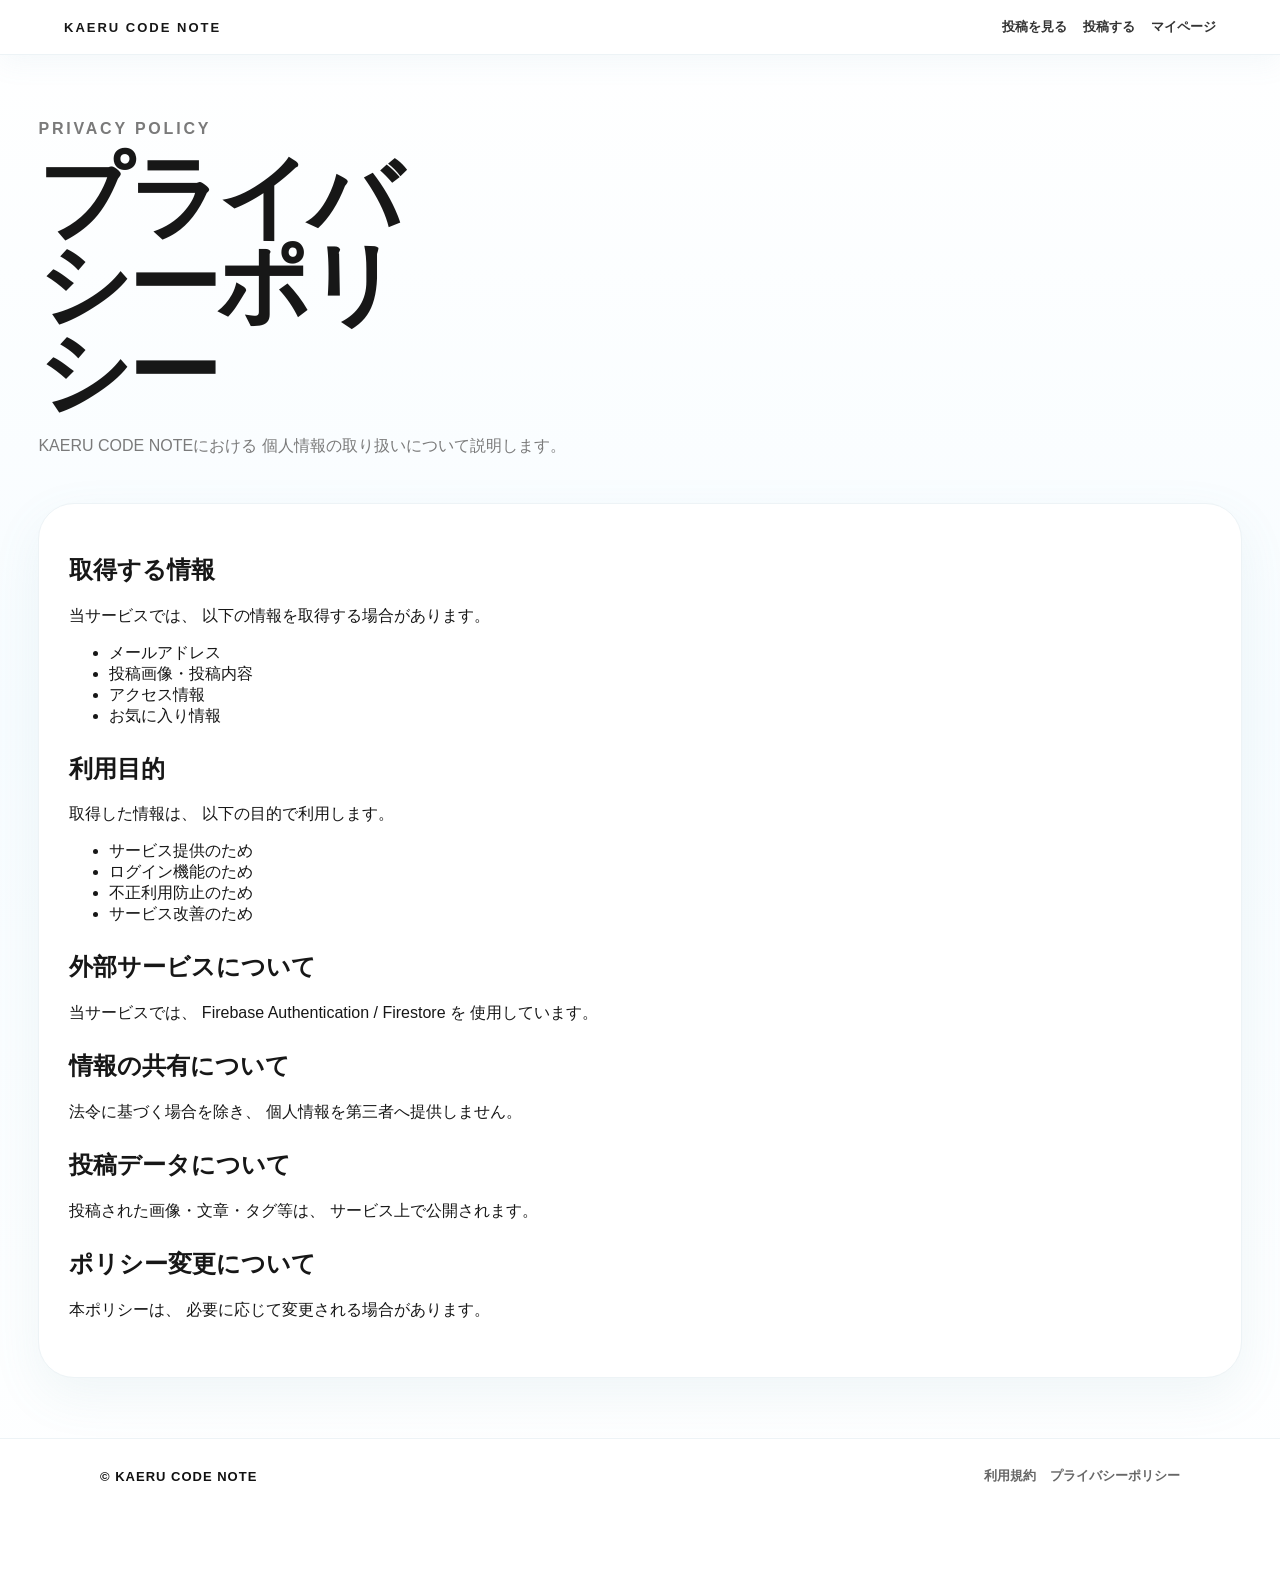
<file: privacy.html>
<!DOCTYPE html>
<html lang="ja">
<head>
  <meta charset="UTF-8">
  <meta name="viewport" content="width=device-width, initial-scale=1.0">
  <title>プライバシーポリシー｜KAERU CODE NOTE</title>
  <link rel="stylesheet" href="style.css">
</head>

<body>

<header class="site-header">

  <a class="logo" href="index.html">
    KAERU CODE NOTE
  </a>

  <nav>
    <a href="posts.html">投稿を見る</a>
    <a href="upload.html">投稿する</a>
    <a href="mypage.html">マイページ</a>
  </nav>

</header>

<main class="page legal-page">

  <div class="page-title">

    <p class="eyebrow">PRIVACY POLICY</p>

    <h1>プライバシーポリシー</h1>

    <p>
      KAERU CODE NOTEにおける
      個人情報の取り扱いについて説明します。
    </p>

  </div>

  <section class="form-box">

    <div class="form-section">

      <h2>取得する情報</h2>

      <p>
        当サービスでは、
        以下の情報を取得する場合があります。
      </p>

      <ul class="legal-list">

        <li>メールアドレス</li>

        <li>投稿画像・投稿内容</li>

        <li>アクセス情報</li>

        <li>お気に入り情報</li>

      </ul>

    </div>

    <div class="form-section">

      <h2>利用目的</h2>

      <p>
        取得した情報は、
        以下の目的で利用します。
      </p>

      <ul class="legal-list">

        <li>サービス提供のため</li>

        <li>ログイン機能のため</li>

        <li>不正利用防止のため</li>

        <li>サービス改善のため</li>

      </ul>

    </div>

    <div class="form-section">

      <h2>外部サービスについて</h2>

      <p>
        当サービスでは、
        Firebase Authentication / Firestore を
        使用しています。
      </p>

    </div>

    <div class="form-section">

      <h2>情報の共有について</h2>

      <p>
        法令に基づく場合を除き、
        個人情報を第三者へ提供しません。
      </p>

    </div>

    <div class="form-section">

      <h2>投稿データについて</h2>

      <p>
        投稿された画像・文章・タグ等は、
        サービス上で公開されます。
      </p>

    </div>

    <div class="form-section">

      <h2>ポリシー変更について</h2>

      <p>
        本ポリシーは、
        必要に応じて変更される場合があります。
      </p>

    </div>

  </section>

</main>

<nav class="bottom-nav">

  <a href="index.html">
    <span>⌂</span>
    <small>HOME</small>
  </a>

  <a href="posts.html">
    <span>⌕</span>
    <small>POSTS</small>
  </a>

  <a href="upload.html" class="center-post">
    <span>＋</span>
    <small>POST</small>
  </a>

  <a href="favorites.html">
    <span>♡</span>
    <small>LIKE</small>
  </a>

  <a href="mypage.html">
    <span>☻</span>
    <small>MY</small>
  </a>

</nav>

<footer class="site-footer">

  <div class="footer-inner">

    <div class="footer-logo">
      © KAERU CODE NOTE
    </div>

    <div class="footer-links">

      <a href="terms.html">
        利用規約
      </a>

      <a href="privacy.html">
        プライバシーポリシー
      </a>

    </div>

  </div>

</footer>

</body>
</html>
</file>
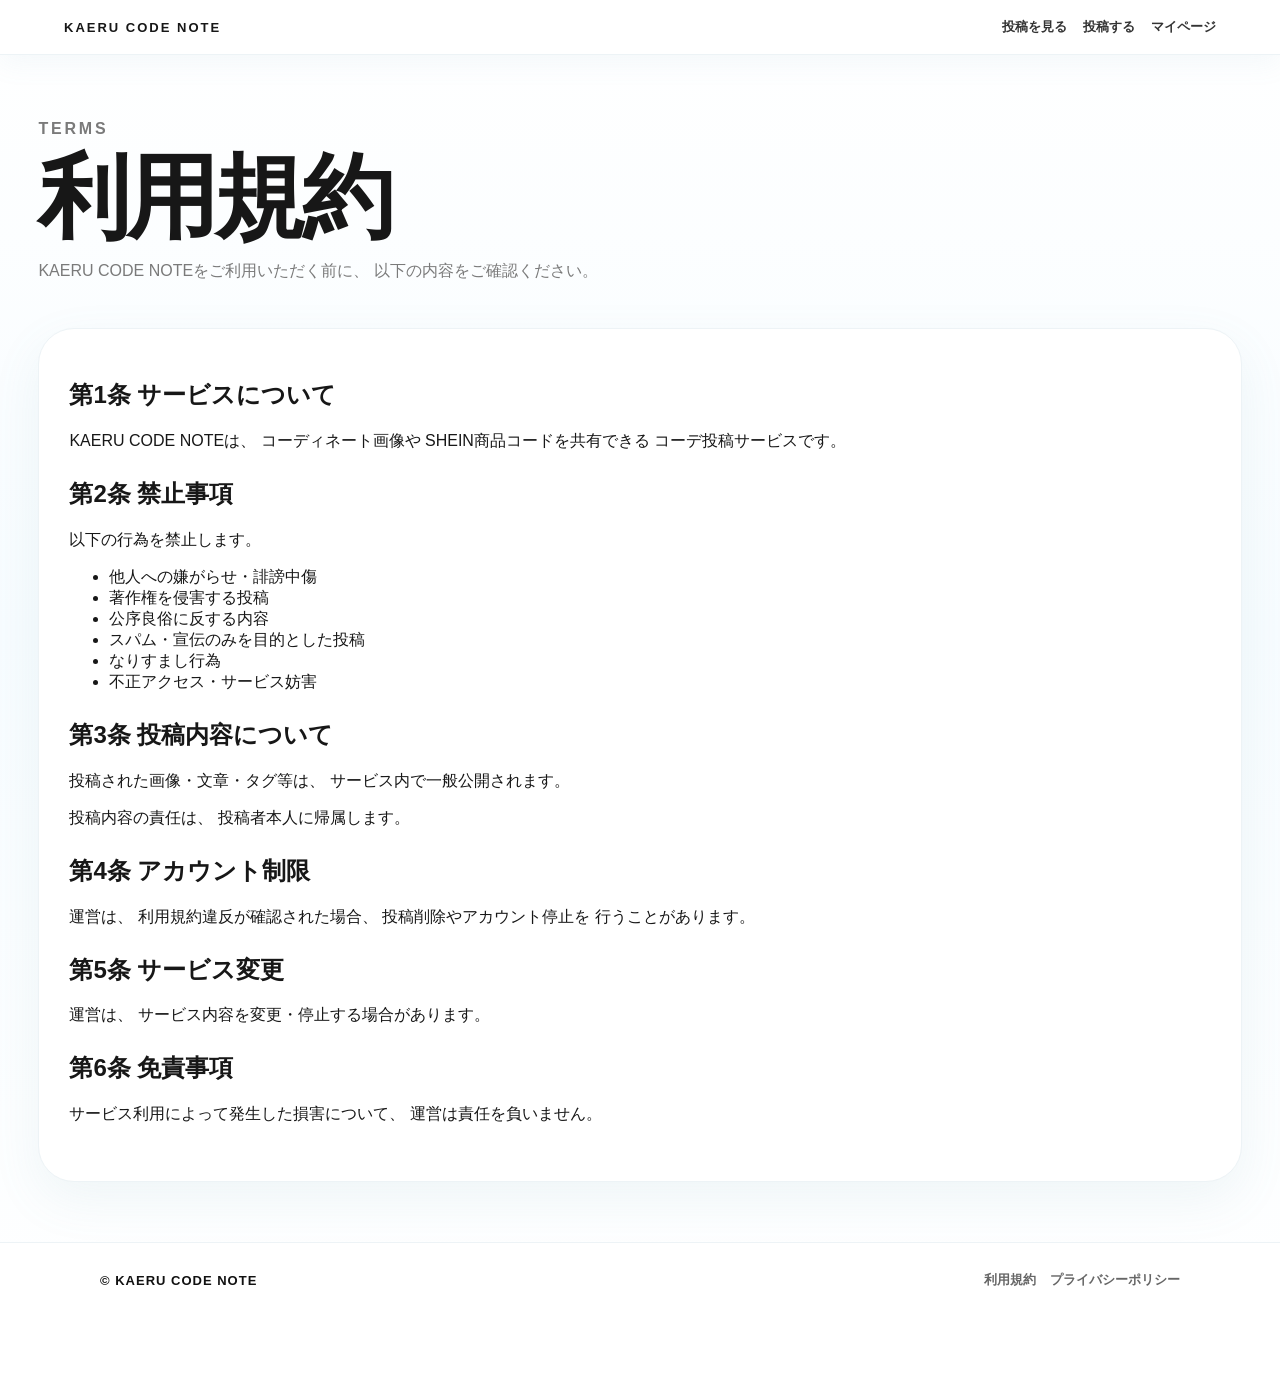
<file: terms.html>
<!DOCTYPE html>
<html lang="ja">
<head>
  <meta charset="UTF-8">
  <meta name="viewport" content="width=device-width, initial-scale=1.0">
<link rel="icon" type="image/png" href="favicon.png">
  <title>利用規約｜KAERU CODE NOTE</title>
  <link rel="stylesheet" href="style.css">
</head>

<body>

<header class="site-header">

  <a class="logo" href="index.html">
    KAERU CODE NOTE
  </a>

  <nav>
    <a href="posts.html">投稿を見る</a>
    <a href="upload.html">投稿する</a>
    <a href="mypage.html">マイページ</a>
  </nav>

</header>

<main class="page legal-page">

  <div class="page-title">

    <p class="eyebrow">TERMS</p>

    <h1>利用規約</h1>

    <p>
      KAERU CODE NOTEをご利用いただく前に、
      以下の内容をご確認ください。
    </p>

  </div>

  <section class="form-box">

    <div class="form-section">

      <h2>第1条 サービスについて</h2>

      <p>
        KAERU CODE NOTEは、
        コーディネート画像や
        SHEIN商品コードを共有できる
        コーデ投稿サービスです。
      </p>

    </div>

    <div class="form-section">

      <h2>第2条 禁止事項</h2>

      <p>
        以下の行為を禁止します。
      </p>

      <ul class="legal-list">

        <li>他人への嫌がらせ・誹謗中傷</li>

        <li>著作権を侵害する投稿</li>

        <li>公序良俗に反する内容</li>

        <li>スパム・宣伝のみを目的とした投稿</li>

        <li>なりすまし行為</li>

        <li>不正アクセス・サービス妨害</li>

      </ul>

    </div>

    <div class="form-section">

      <h2>第3条 投稿内容について</h2>

      <p>
        投稿された画像・文章・タグ等は、
        サービス内で一般公開されます。
      </p>

      <p>
        投稿内容の責任は、
        投稿者本人に帰属します。
      </p>

    </div>

    <div class="form-section">

      <h2>第4条 アカウント制限</h2>

      <p>
        運営は、
        利用規約違反が確認された場合、
        投稿削除やアカウント停止を
        行うことがあります。
      </p>

    </div>

    <div class="form-section">

      <h2>第5条 サービス変更</h2>

      <p>
        運営は、
        サービス内容を変更・停止する場合があります。
      </p>

    </div>

    <div class="form-section">

      <h2>第6条 免責事項</h2>

      <p>
        サービス利用によって発生した損害について、
        運営は責任を負いません。
      </p>

    </div>

  </section>

</main>

<nav class="bottom-nav">

  <a href="index.html">
    <span>⌂</span>
    <small>HOME</small>
  </a>

  <a href="posts.html">
    <span>⌕</span>
    <small>POSTS</small>
  </a>

  <a href="upload.html" class="center-post">
    <span>＋</span>
    <small>POST</small>
  </a>

  <a href="favorites.html">
    <span>♡</span>
    <small>LIKE</small>
  </a>

  <a href="mypage.html">
    <span>☻</span>
    <small>MY</small>
  </a>

</nav>

<footer class="site-footer">

  <div class="footer-inner">

    <div class="footer-logo">
      © KAERU CODE NOTE
    </div>

    <div class="footer-links">

      <a href="terms.html">
        利用規約
      </a>

      <a href="privacy.html">
        プライバシーポリシー
      </a>

    </div>

  </div>

</footer>

</body>
</html>
</file>
<file: style.css>
* {
  box-sizing: border-box;
}

body {
  margin: 0;
  font-family: "Helvetica Neue", Arial, sans-serif;
  background: #ffffff;
  color: #111;
}

a {
  color: inherit;
}

.site-header {
  position: sticky;
  top: 0;
  z-index: 10;
  background: rgba(255,255,255,0.9);
  backdrop-filter: blur(12px);
  border-bottom: 1px solid #e9eef2;
  padding: 16px 6%;
  display: flex;
  justify-content: space-between;
  align-items: center;
}

.logo {
  font-weight: 900;
  text-decoration: none;
  letter-spacing: 1.5px;
  font-size: 14px;
}

nav {
  display: flex;
  gap: 16px;
}

nav a {
  text-decoration: none;
  font-size: 14px;
  font-weight: 700;
}

nav a:hover {
  color: #48bfe3;
}

.top-page,
.page {
  width: min(1080px, 92%);
  margin: 0 auto;
}

.hero {
  min-height: 72vh;
  display: flex;
  flex-direction: column;
  justify-content: center;
  padding: 50px 0;
}

.eyebrow {
  color: #48bfe3;
  font-weight: 900;
  letter-spacing: 2px;
  font-size: 12px;
  margin-bottom: 10px;
}

.hero h1,
.page-title h1 {
  font-size: clamp(38px, 8vw, 82px);
  line-height: 1.03;
  margin: 0;
  letter-spacing: -2px;
}

.hero-text,
.page-title p {
  color: #555;
  font-size: 16px;
  line-height: 1.8;
}

.hero-buttons {
  display: flex;
  gap: 12px;
  margin-top: 28px;
  flex-wrap: wrap;
}

.main-btn,
.sub-btn,
.dark-btn,
.back-link,
.small-btn,
.delete-btn {
  border: none;
  border-radius: 999px;
  padding: 13px 20px;
  font-weight: 800;
  cursor: pointer;
  text-decoration: none;
  display: inline-block;
  font-size: 14px;
}

.main-btn {
  background: #111;
  color: #fff;
}

.sub-btn {
  background: #dff8ff;
  color: #111;
}

.dark-btn {
  background: #111;
  color: #fff;
  margin-top: 8px;
}

.back-link {
  background: #dff8ff;
  color: #111;
}

.full-btn {
  width: 100%;
  text-align: center;
}

button:hover,
.main-btn:hover,
.sub-btn:hover,
.back-link:hover {
  opacity: 0.82;
}

.top-cards {
  display: grid;
  grid-template-columns: repeat(3, 1fr);
  gap: 18px;
  padding-bottom: 60px;
}

.info-card,
.form-box,
.detail-page {
  background: #fff;
  border: 1px solid #e7eef2;
  border-radius: 28px;
  padding: 24px;
  box-shadow: 0 14px 40px rgba(17, 17, 17, 0.06);
}

.page-title {
  padding: 44px 0 26px;
}

.form-section {
  margin-bottom: 26px;
}

.help {
  color: #777;
  font-size: 13px;
}

input {
  width: 100%;
  padding: 14px;
  margin: 7px 0;
  border: 1px solid #dce8ee;
  border-radius: 16px;
  font-size: 15px;
}

input:focus {
  outline: 2px solid #b8f1ff;
  border-color: #48bfe3;
}

.search-box {
  margin-bottom: 20px;
}

.search-box input {
  background: #f8fbfc;
  border: 2px solid #dff8ff;
  font-weight: 700;
}

.favorite-filter {
  margin-bottom: 20px;
}

.popular-tags-box {
  margin-bottom: 24px;
}

.popular-tags-box h2 {
  font-size: 16px;
  margin-bottom: 10px;
}

#popularTags,
#tagList,
.card-tags,
.detail-tags {
  display: flex;
  flex-wrap: wrap;
  gap: 7px;
  margin-top: 10px;
}

.tag,
.popular-tag {
  background: #eefbff;
  color: #159ec1;
  border: 1px solid #c8f3ff;
  padding: 7px 11px;
  border-radius: 999px;
  font-size: 12px;
  font-weight: 800;
  cursor: pointer;
  box-shadow: 0 3px 10px rgba(72,191,227,0.12);
}

.popular-tag {
  padding: 8px 12px;
}

.tag:hover,
.popular-tag:hover {
  background: #dff8ff;
  color: #111;
}

.item-chip {
  background: #f6f8f9;
  border: 1px solid #e7eef2;
  padding: 10px 12px;
  border-radius: 14px;
  margin-top: 8px;
  font-size: 14px;
}

/* Pinterest風レイアウト */
.post-grid {
  column-count: 2;
  column-gap: 14px;
  padding-bottom: 100px;
}

.post-card {
  break-inside: avoid;
  margin-bottom: 14px;

  background: #fff;
  border-radius: 18px;

  overflow: hidden;

  box-shadow:
    0 4px 12px rgba(0,0,0,0.08);

  cursor: pointer;

  transition: 0.2s;
}

.post-card:hover {
  transform: translateY(-4px);
  border-color: #48bfe3;
}

.post-card img {
  width: 100%;
  display: block;
}

.card-body {
  padding: 14px;
}

.card-body h3 {
  margin: 0 0 6px;
}

.card-body p {
  margin: 4px 0;
  color: #666;
  font-size: 14px;
}

.card-actions {
  display: flex;
  flex-wrap: wrap;
  gap: 8px;
  margin-top: 12px;
}

.small-btn {
  background: #dff8ff;
  color: #111;
  padding: 8px 12px;
  font-size: 13px;
}

.delete-btn {
  background: #111;
  color: #fff;
  padding: 8px 12px;
  font-size: 13px;
}

.favorite-btn {
  background: #fff;
  border: 1px solid #dce8ee;
  color: #111;
  padding: 8px 12px;
  border-radius: 999px;
  font-size: 13px;
  font-weight: 800;
  cursor: pointer;
}

.favorite-btn.active {
  background: #111;
  color: #fff;
}

.empty {
  color: #777;
  text-align: center;
  padding: 40px 0;
  column-span: all;
}

.detail-top {
  padding-top: 30px;
  margin-bottom: 18px;
}

.detail-image {
  width: 100%;
  max-width: 620px;
  display: block;
  margin: 0 auto 24px;
  border-radius: 24px;
}

.detail-title-row {
  display: flex;
  align-items: flex-start;
  justify-content: space-between;
  gap: 14px;
  flex-wrap: wrap;
}

.detail-title {
  font-size: clamp(30px, 6vw, 58px);
  line-height: 1.05;
  margin: 0 0 10px;
}

.detail-favorite-btn {
  margin-top: 8px;
  white-space: nowrap;
}

.detail-height {
  color: #666;
  margin-bottom: 16px;
}

.detail-items {
  margin-top: 28px;
}

.detail-item {
  background: #f8fbfc;
  border: 1px solid #e7eef2;
  border-radius: 18px;
  padding: 15px;
  margin-bottom: 12px;
}

.detail-item-name {
  font-weight: 900;
  margin-bottom: 6px;
}

.detail-item-code {
  color: #666;
  font-size: 14px;
  margin-bottom: 8px;
}

.detail-item a {
  color: #159ec1;
  font-weight: 900;
  text-decoration: none;
}

.bottom-nav {
  display: none;
}

@media (max-width: 700px) {
  body {
    padding-bottom: 90px;
  }

  .site-header {
    padding: 14px 4%;
  }

  nav {
    gap: 10px;
  }

  nav a {
    font-size: 13px;
  }

  .top-cards {
    grid-template-columns: 1fr;
  }

  .post-grid {
    columns: 2 150px;
    column-gap: 12px;
  }

  .post-card {
    margin-bottom: 12px;
    border-radius: 20px;
  }

  .card-body {
    padding: 11px;
  }

  .card-body h3 {
    font-size: 15px;
  }

  .card-actions {
    gap: 6px;
  }

  .small-btn,
  .delete-btn,
  .favorite-btn {
    font-size: 12px;
    padding: 7px 10px;
  }

  .info-card,
  .form-box,
  .detail-page {
    padding: 18px;
    border-radius: 22px;
  }

  .bottom-nav {
    position: fixed;
    left: 12px;
    right: 12px;
    bottom: 12px;
    z-index: 100;
    background: rgba(255,255,255,0.92);
    backdrop-filter: blur(14px);
    border: 1px solid #dce8ee;
    box-shadow: 0 12px 34px rgba(17,17,17,0.16);
    border-radius: 999px;
    padding: 8px;
    display: grid;
    grid-template-columns: repeat(4, 1fr);
    gap: 4px;
  }

  .bottom-nav a {
    text-decoration: none;
    color: #111;
    display: flex;
    flex-direction: column;
    align-items: center;
    justify-content: center;
    gap: 2px;
    min-height: 48px;
    border-radius: 999px;
    font-weight: 900;
  }

  .bottom-nav a span {
    font-size: 19px;
    line-height: 1;
  }

  .bottom-nav a small {
    font-size: 10px;
    letter-spacing: 0.5px;
  }

  .bottom-nav a:hover {
    background: #dff8ff;
  }

  .bottom-nav .center-post {
    background: #111;
    color: #fff;
  }
}

.edit-preview-image {
  width: 100%;
  max-width: 320px;
  display: block;
  border-radius: 20px;
  margin-top: 12px;
}

.edit-item-box {
  background: #f8fbfc;
  border: 1px solid #e7eef2;
  border-radius: 18px;
  padding: 12px;
  margin-bottom: 12px;
}

.post-date {
  color: #8b98a1;
  font-size: 12px;
  font-weight: 700;
  margin-top: 4px;
}

.thumbnail-list {
  display: flex;
  gap: 8px;
  overflow-x: auto;
  margin: -10px auto 24px;
  max-width: 620px;
  padding-bottom: 6px;
}

.thumbnail-image {
  width: 68px;
  height: 88px;
  object-fit: cover;
  border-radius: 12px;
  border: 2px solid transparent;
  cursor: pointer;
  opacity: 0.65;
}

.thumbnail-image.active {
  border-color: #111;
  opacity: 1;
}

.detail-title-row {
  display: flex;
  flex-wrap: wrap;
  align-items: center;
  gap: 10px;
}

.detail-title {
  width: 100%;
}

@media (min-width: 700px) {

  .post-grid {
    column-count: 3;
  }

}

.card-title-row {
  display: flex;
  justify-content: space-between;
  align-items: center;
  gap: 10px;
}

.card-title-row h3 {
  margin: 0;
  font-size: 15px;
  line-height: 1.4;
}

.favorite-btn.mini {
  min-width: 36px;
  height: 36px;
  padding: 0;
  border-radius: 999px;
  font-size: 18px;
}

.card-height {
  margin: 6px 0;
  font-size: 13px;
  color: #777;
}

.card-info {
  margin: 8px 0 12px;

  font-size: 12px;

  color: #8ecfe8;

  font-weight: 700;
}

.card-body {
  padding: 12px;
}

.image-modal {
  display: none;
  position: fixed;
  inset: 0;
  background: rgba(0,0,0,0.85);
  z-index: 9999;
  justify-content: center;
  align-items: center;
  padding: 20px;
}

.image-modal.active {
  display: flex;
}

.image-modal img {
  max-width: 100%;
  max-height: 90vh;
  border-radius: 16px;
}

.modal-close {
  position: fixed;
  top: 18px;
  right: 18px;
  width: 44px;
  height: 44px;
  border: none;
  border-radius: 999px;
  background: #fff;
  font-size: 28px;
  cursor: pointer;
}

.tag-page-title {
  margin-top: 8px;
  font-size: 16px;
  font-weight: 700;
  color: #333;
}

/* タップで拡大表示 */

.detail-image-wrap,
.post-card {
  position: relative;
}

.detail-image-wrap::after {
  content: "タップで拡大";
  position: absolute;
  bottom: 12px;
  right: 12px;

  background: rgba(0,0,0,0.6);
  color: white;

  font-size: 11px;
  font-weight: 700;

  padding: 6px 10px;
  border-radius: 999px;

  backdrop-filter: blur(6px);

  pointer-events: none;
}

/* 全画面画像をぬるっと表示 */

.image-modal {
  opacity: 0;
  pointer-events: none;
  transition: opacity 0.22s ease;
}

.image-modal.active {
  opacity: 1;
  pointer-events: auto;
}

.image-modal img {
  transform: scale(0.94);
  opacity: 0;
  transition:
    transform 0.22s ease,
    opacity 0.22s ease;
}

.image-modal.active img {
  transform: scale(1);
  opacity: 1;
}

/* 投稿カードを押した時のぷにっと感 */

.post-card {
  transition:
    transform 0.18s ease,
    box-shadow 0.18s ease;
}

.post-card:active {
  transform: scale(0.97);
  box-shadow:
    0 2px 8px rgba(0,0,0,0.12);
}

.small-btn:active,
.main-btn:active,
.sub-btn:active,
.back-link:active,
.favorite-btn:active,
.delete-btn:active {
  transform: scale(0.96);
}

/* かわいいモーダル左右ボタン */

.modal-arrow {
  position: fixed;
  top: 50%;
  transform: translateY(-50%);

  width: 58px;
  height: 58px;

  border: none;
  border-radius: 999px;

  background:
    rgba(255,255,255,0.88);

color: #7edcff;

  font-size: 34px;
  font-weight: 300;

  backdrop-filter: blur(12px);

  box-shadow:
    0 6px 22px rgba(0,0,0,0.14);

  cursor: pointer;

  z-index: 10001;

  display: flex;
  align-items: center;
  justify-content: center;

  transition:
    transform 0.18s ease,
    background 0.18s ease,
    opacity 0.18s ease;
}

.modal-arrow.left {
  left: 14px;
}

.modal-arrow.right {
  right: 14px;
}

.modal-arrow:hover {
  background:
    rgba(255,255,255,1);
}

.modal-arrow:active {
  transform:
    translateY(-50%)
    scale(0.88);
}

/* 画像ふわっと表示 */

.post-card img,
.detail-image,
.thumbnail-image {
  opacity: 0;

  animation:
    imageFade 0.5s ease forwards;
}

@keyframes imageFade {

  from {
    opacity: 0;
    transform: scale(1.03);
    filter: blur(6px);
  }

  to {
    opacity: 1;
    transform: scale(1);
    filter: blur(0);
  }

}

/* 画像枚数バッジ */

.card-image-wrap {
  position: relative;
}

.image-count-badge {
  position: absolute;
  top: 10px;
  right: 10px;

  background: rgba(255,255,255,0.92);

  color: #159ec1;

  border-radius: 999px;

  padding: 6px 10px;

  font-size: 12px;
  font-weight: 800;

  backdrop-filter: blur(8px);

  box-shadow:
    0 4px 14px rgba(0,0,0,0.1);
}

/* 投稿画像の下にふわっと影グラデーション */

.card-image-wrap::after {
  content: "";
  position: absolute;
  left: 0;
  right: 0;
  bottom: 0;

  height: 36%;

  background:
    linear-gradient(
      to top,
      rgba(0,0,0,0.22),
      rgba(0,0,0,0)
    );

  pointer-events: none;
}

/* 画像だけぬるっと拡大 */

.card-image-wrap {
  overflow: hidden;
}

.card-image-wrap img {
  transition:
    transform 0.35s ease;
}

.post-card:hover .card-image-wrap img {
  transform: scale(1.05);
}

/* スマホで画像もぷにっと */

.post-card:active .card-image-wrap img {
  transform: scale(0.97);
}

/* 並び替えボタン */

.sort-box {
  display: flex;
  gap: 8px;
  margin: 0 0 18px;
}

.sort-btn {
  border: 1px solid #c8f3ff;
  background: #eefbff;
  color: #159ec1;

  padding: 9px 14px;
  border-radius: 999px;

  font-size: 13px;
  font-weight: 800;

  cursor: pointer;
}

.sort-btn.active {
  background: #111;
  color: #fff;
  border-color: #111;
}

/* フッター */

.site-footer {
  border-top: 1px solid #e7eef2;

  padding: 28px 6% 110px;

  margin-top: 60px;

  background: #fff;
}

.footer-inner {
  width: min(1080px, 100%);
  margin: 0 auto;

  display: flex;
  flex-wrap: wrap;
  gap: 16px;

  justify-content: space-between;
  align-items: center;
}

.footer-logo {
  font-size: 13px;
  font-weight: 900;

  letter-spacing: 1px;

  color: #111;
}

.footer-links {
  display: flex;
  gap: 14px;
  flex-wrap: wrap;
}

.footer-links a {
  text-decoration: none;

  color: #666;

  font-size: 13px;
  font-weight: 700;
}

.footer-links a:hover {
  color: #48bfe3;
}

@media (max-width: 700px) {

  .site-footer {
    padding-bottom: 110px;
  }

  .footer-inner {
    flex-direction: column;
    align-items: flex-start;
  }

}

/* スマホで画像が白くなる対策 */

.post-card img,
.detail-image,
.thumbnail-image {
  opacity: 1 !important;
  animation: none !important;
  transform: none !important;
  filter: none !important;
}

.card-image-wrap img {
  width: 100%;
  display: block;
  background: #f8fbfc;
}

/* 下ナビ5個対応 */

@media (max-width: 700px) {
  .bottom-nav {
    grid-template-columns: repeat(5, 1fr);
  }
}

.post-card img {
  opacity: 1 !important;
  visibility: visible !important;
  display: block !important;
  min-height: 120px;
  background: #f8fbfc;
}

/* ===== 投稿一覧 修正版 ===== */

.post-grid {

  display: grid !important;

  grid-template-columns:
    repeat(2, minmax(0, 1fr)) !important;

  gap: 14px !important;

  column-count: unset !important;
  columns: unset !important;

  padding-bottom: 100px;
}

.post-card {

  break-inside: unset !important;

  margin: 0 !important;
}

.post-card img {

  width: 100% !important;

  display: block !important;

  opacity: 1 !important;

  visibility: visible !important;

  background: #f8fbfc;
}

@media (min-width: 700px) {

  .post-grid {

    grid-template-columns:
      repeat(3, minmax(0, 1fr)) !important;

  }

}

@media (max-width: 700px) {

  .post-grid {

    grid-template-columns:
      repeat(2, minmax(0, 1fr)) !important;

    gap: 12px !important;

  }

}

/* ===== 韓国っぽい淡色デザイン上書き ===== */

body {
  background:
    linear-gradient(
      180deg,
      #ffffff 0%,
      #f7fcff 45%,
      #ffffff 100%
    );
  color: #171717;
}

.site-header {
  background: rgba(255, 255, 255, 0.82);
  border-bottom: 1px solid #edf3f6;
  box-shadow: 0 8px 28px rgba(110, 170, 190, 0.08);
}

.logo {
  font-size: 13px;
  letter-spacing: 2px;
}

nav a {
  font-size: 13px;
  color: #333;
}

nav a:hover {
  color: #75cbe5;
}

.eyebrow {
  color: #75cbe5;
  letter-spacing: 2.8px;
}

.hero h1,
.page-title h1,
.detail-title {
  font-weight: 800;
  letter-spacing: -2.5px;
}

.hero-text,
.page-title p {
  color: #7a7a7a;
}

.main-btn {
  background: #151515;
  box-shadow: 0 10px 24px rgba(0,0,0,0.12);
}

.sub-btn,
.back-link,
.small-btn {
  background: #eafaff;
  color: #111;
}

.form-box,
.detail-page,
.info-card {
  border: 1px solid #edf3f6;
  border-radius: 32px;
  box-shadow: 0 18px 50px rgba(97, 150, 170, 0.09);
}

input {
  background: #fbfeff;
  border: 1px solid #e4f1f6;
  border-radius: 18px;
}

.post-card {
  border-radius: 24px !important;
  box-shadow: 0 10px 28px rgba(60, 90, 105, 0.10);
  background: #ffffff;
  overflow: hidden;
}

.post-card:hover {
  transform: translateY(-3px);
  box-shadow: 0 16px 40px rgba(60, 90, 105, 0.14);
}

.card-body {
  padding: 14px 14px 16px;
}

.card-body h3,
.card-title-row h3 {
  font-size: 14px;
  font-weight: 900;
  line-height: 1.45;
}

.card-height,
.card-body p {
  color: #8a8a8a;
}

.card-info {
  color: #9fd8ec;
  font-size: 11px;
}

.tag,
.popular-tag {
  background: #f2fbff;
  border: 1px solid #d9f4fb;
  color: #55b8d2;
  box-shadow: none;
}

.favorite-btn {
  border: 1px solid #e7eef2;
  background: rgba(255,255,255,0.9);
}

.favorite-btn.active {
  background: #151515;
  color: #fff;
}

.image-count-badge {
  background: rgba(255,255,255,0.88);
  color: #55b8d2;
  box-shadow: 0 6px 18px rgba(80,120,140,0.12);
}

.detail-image {
  border-radius: 30px;
  box-shadow: 0 18px 48px rgba(60,90,105,0.13);
}

.detail-item {
  background: #fbfeff;
  border: 1px solid #edf3f6;
  border-radius: 22px;
}

.site-footer {
  border-top: 1px solid #edf3f6;
  background: rgba(255,255,255,0.85);
}

.bottom-nav {
  box-shadow: 0 14px 38px rgba(60,90,105,0.18);
}

.bottom-nav .center-post {
  background: #151515;
}

/* ===== 一気に韓国Pinterest風にする ===== */

.page,
.top-page {
  width: min(1400px, 94%);
}

/* タイトル */

.hero h1,
.page-title h1 {

  font-size: clamp(42px, 8vw, 92px);

  line-height: 0.95;

  letter-spacing: -4px;

  font-weight: 900;

  max-width: 8ch;
}

/* 投稿一覧 */

.post-grid {

  gap: 22px !important;

  margin-top: 30px;
}

/* カード */

.post-card {

  border-radius: 34px !important;

  overflow: hidden;

  background: #fff;

  box-shadow:
    0 20px 50px rgba(120,160,180,0.10) !important;

  transition:
    transform 0.25s ease,
    box-shadow 0.25s ease !important;
}

.post-card:hover {

  transform:
    translateY(-8px);

  box-shadow:
    0 30px 70px rgba(120,160,180,0.16) !important;
}

/* 画像 */

.card-image-wrap img {

  aspect-ratio: 3 / 4;

  object-fit: cover;

  width: 100%;

  display: block;
}

/* カード本文 */

.card-body {

  padding: 18px;
}

.card-title-row h3,
.card-body h3 {

  font-size: 15px;

  line-height: 1.5;

  font-weight: 900;

  margin-bottom: 8px;
}

.card-height {

  font-size: 12px;

  color: #999;

  margin-bottom: 12px;
}

/* タグ */

.tag {

  border-radius: 999px;

  padding: 8px 12px;

  background: #f4fcff;

  color: #67c4df;

  border: none;

  font-size: 11px;
}

/* ボタン減らして洗練 */

.card-actions {

  margin-top: 14px;
}

.small-btn {

  border-radius: 999px;

  background: #f2fbff;

  color: #111;

  font-size: 12px;
}

/* 上ヘッダー */

.site-header {

  padding: 18px 5%;
}

/* 下ナビ */

.bottom-nav {

  left: 18px !important;
  right: 18px !important;
  bottom: 18px !important;

  border-radius: 999px;

  padding: 10px;

  background:
    rgba(255,255,255,0.75) !important;

  backdrop-filter:
    blur(18px);
}

/* 入力 */

input {

  height: 56px;

  border-radius: 20px;

  background: #fbfeff;
}

/* フォーム */

.form-box {

  border-radius: 36px;

  padding: 30px;
}

/* ===== マイページを可愛くする ===== */

.profile-summary .form-box,
#profileSummary .form-box {
  background:
    linear-gradient(
      135deg,
      #ffffff 0%,
      #f2fbff 100%
    );

  border: 1px solid #e3f5fb;
  border-radius: 34px;

  padding: 28px;

  box-shadow:
    0 20px 55px rgba(100,160,180,0.12);

  position: relative;
  overflow: hidden;
}

#profileSummary .form-box::before {
  content: "MY STYLE";
  position: absolute;
  top: 18px;
  right: 22px;

  font-size: 11px;
  font-weight: 900;
  letter-spacing: 2px;

  color: #9edff0;
}

#profileSummary h2 {
  font-size: 30px;
  letter-spacing: -1px;
  margin-bottom: 10px;
}

#profileSummary p {
  font-size: 14px;
  color: #666;
}

.login-user-box {
  background: #fbfeff;
  border: 1px solid #e7f4f8;
  border-radius: 28px;

  padding: 20px;
  margin-bottom: 22px;

  box-shadow:
    0 12px 30px rgba(100,160,180,0.08);
}

.login-user-box p {
  color: #777;
  font-size: 13px;
  font-weight: 700;
}

.login-user-box .main-btn {
  background: #111;
}

.login-user-box .sub-btn {
  background: #eefbff;
}

#myPageArea > .post-grid {
  margin-top: 24px;
}

.profile-info-list {
  display: grid;
  gap: 10px;
}

.profile-info-item {
  display: flex;
  justify-content: space-between;
  gap: 16px;

  background: #f8fcff;
  border: 1px solid #e5f4f8;
  border-radius: 18px;

  padding: 13px 15px;
}

.profile-info-item span {
  color: #8a9aa3;
  font-size: 12px;
  font-weight: 800;
}

.profile-info-item strong {
  color: #111;
  font-size: 13px;
  text-align: right;
}

.profile-mini-card {
  background:
    linear-gradient(
      135deg,
      #ffffff 0%,
      #f3fbff 100%
    );

  border: 1px solid #e6f4f8;
  border-radius: 28px;

  padding: 24px;
  margin: 20px 0 18px;

  box-shadow:
    0 16px 40px rgba(100,160,180,0.10);
}

.profile-mini-label {
  color: #8fd7ea;
  font-size: 11px;
  font-weight: 900;
  letter-spacing: 2px;
  margin-bottom: 10px;
}

.profile-mini-card h2 {
  margin: 0 0 10px;
  font-size: 28px;
}

.profile-mini-bio {
  color: #666;
  line-height: 1.8;
  margin-bottom: 18px;
}

.profile-mini-info {
  display: grid;
  gap: 8px;
}

.profile-mini-info div {
  display: flex;
  justify-content: space-between;
  gap: 12px;

  background: rgba(255,255,255,0.85);
  border: 1px solid #e6f4f8;
  border-radius: 16px;

  padding: 10px 12px;
}

.profile-mini-info span {
  color: #8a9aa3;
  font-size: 12px;
  font-weight: 800;
}

.profile-mini-info strong {
  color: #111;
  font-size: 13px;
  text-align: right;
}

.post-user-link {
  margin: 18px 0 10px;
}

.post-user-link a {

  color: #6fc8e2;

  font-size: 14px;

  font-weight: 900;

  text-decoration: none;

  transition: 0.2s;
}

.post-user-link a:hover {
  opacity: 0.7;
}

.card-user-row {
  margin: 8px 0 10px;
}

.card-user-link {

  color: #7bcfe6;

  font-size: 13px;

  font-weight: 900;

  text-decoration: none;

  transition: 0.2s;
}

.card-user-link:hover {
  opacity: 0.7;
}

/* ===== ユーザーページ強化 ===== */

#userProfileArea {

  margin-bottom: 40px;
}

/* プロフィール上 */

#userProfileArea .page-title {

  padding-top: 20px;

  text-align: left;
}

#userProfileArea .page-title h1 {

  font-size: clamp(42px, 8vw, 82px);

  line-height: 0.9;

  letter-spacing: -4px;

  margin-bottom: 14px;
}

#userProfileArea .page-title p {

  max-width: 520px;

  color: #777;

  line-height: 1.9;
}

/* プロフィールカード */

#userProfileArea .form-box {

  background:
    linear-gradient(
      135deg,
      #ffffff 0%,
      #f4fbff 100%
    );

  border: 1px solid #e6f4f8;

  border-radius: 34px;

  padding: 28px;

  box-shadow:
    0 20px 60px rgba(100,160,180,0.10);
}

/* 情報 */

.profile-info-list {

  display: grid;

  gap: 12px;
}

.profile-info-item {

  display: flex;

  justify-content: space-between;

  align-items: center;

  gap: 14px;

  background: rgba(255,255,255,0.9);

  border: 1px solid #e6f4f8;

  border-radius: 18px;

  padding: 14px 16px;
}

.profile-info-item span {

  color: #8fa1a8;

  font-size: 12px;

  font-weight: 900;

  letter-spacing: 1px;
}

.profile-info-item strong {

  color: #111;

  font-size: 13px;

  text-align: right;
}

/* 投稿一覧タイトル */

#userProfileArea .page-title:last-child {

  padding-top: 36px;
}

/* ユーザー投稿カード */

#userOutfitList .post-card {

  transform: translateY(0);

  transition:
    0.25s ease;
}

#userOutfitList .post-card:hover {

  transform:
    translateY(-6px);
}

/* 投稿0件 */

#userOutfitList .empty {

  padding: 40px 0;

  color: #999;
}

/* ===== ユーザーページ 大幅デザイン ===== */

.user-hero-card {
  margin: 34px 0 22px;

  background:
    linear-gradient(
      135deg,
      #ffffff 0%,
      #eefaff 100%
    );

  border: 1px solid #dff4fb;
  border-radius: 38px;

  padding: 34px;

  display: grid;
  grid-template-columns: 110px 1fr;
  gap: 26px;

  box-shadow:
    0 24px 70px rgba(100,160,180,0.14);
}

.user-avatar {
  width: 110px;
  height: 110px;

  border-radius: 999px;

  background:
    linear-gradient(
      135deg,
      #dff8ff,
      #ffffff
    );

  border: 1px solid #d4f2fb;

  display: flex;
  align-items: center;
  justify-content: center;

  font-size: 46px;
  font-weight: 900;
  color: #65c5df;

  box-shadow:
    0 14px 34px rgba(100,160,180,0.18);
}

.user-hero-main h1 {
  margin: 0 0 12px;

  font-size: clamp(42px, 7vw, 78px);
  line-height: 0.95;
  letter-spacing: -4px;
}

.user-bio {
  color: #666;
  line-height: 1.9;
  max-width: 620px;
}

.user-stats {
  display: flex;
  flex-wrap: wrap;
  gap: 10px;

  margin-top: 22px;
}

.user-stats div {
  min-width: 96px;

  background: rgba(255,255,255,0.82);

  border: 1px solid #e2f3f8;
  border-radius: 22px;

  padding: 13px 16px;
}

.user-stats strong {
  display: block;

  font-size: 20px;
  font-weight: 900;
}

.user-stats span {
  color: #8fa1a8;

  font-size: 10px;
  font-weight: 900;
  letter-spacing: 1.4px;
}

.user-profile-details {
  display: grid;
  grid-template-columns:
    repeat(3, minmax(0, 1fr));

  gap: 12px;

  margin-bottom: 34px;
}

.user-profile-details div {
  background: #ffffff;

  border: 1px solid #e6f4f8;
  border-radius: 24px;

  padding: 18px;

  box-shadow:
    0 12px 34px rgba(100,160,180,0.08);
}

.user-profile-details span {
  display: block;

  color: #8fa1a8;

  font-size: 11px;
  font-weight: 900;

  margin-bottom: 8px;
}

.user-profile-details strong {
  font-size: 14px;
  line-height: 1.6;
}

.user-section-title {
  margin: 20px 0 18px;
}

.user-section-title h2 {
  margin: 0;

  font-size: clamp(30px, 5vw, 54px);
  letter-spacing: -2px;
}

@media (max-width: 700px) {

  .user-hero-card {
    grid-template-columns: 1fr;
    padding: 26px;
    border-radius: 32px;
  }

  .user-avatar {
    width: 82px;
    height: 82px;
    font-size: 34px;
  }

  .user-profile-details {
    grid-template-columns: 1fr;
  }

}

/* ===== Pinterest風2列 ===== */

.post-grid {

  display: grid;

  grid-template-columns:
    repeat(2, minmax(0, 1fr));

  gap: 18px;

  align-items: start;
}

/* PCは3列 */

@media (min-width: 900px) {

  .post-grid {

    grid-template-columns:
      repeat(3, minmax(0, 1fr));
  }

}

/* カード */

.post-card {

  border-radius: 28px;

  overflow: hidden;

  background: #fff;

  box-shadow:
    0 14px 34px rgba(100,160,180,0.10);

  transition: 0.25s ease;
}

.post-card:hover {

  transform:
    translateY(-6px);
}

/* 画像 */

.card-image-wrap {

  position: relative;
}

.card-image-wrap img {

  width: 100%;

  display: block;

  aspect-ratio: 3 / 4;

  object-fit: cover;

  background: #f4f4f4;
}

/* 本文 */

.card-body {

  padding: 14px;
}

.card-title-row h3 {

  font-size: 14px;

  line-height: 1.5;

  margin-bottom: 8px;

  font-weight: 900;
}

/* タグ */

.card-tags {

  display: flex;

  flex-wrap: wrap;

  gap: 6px;

  margin-bottom: 10px;
}

.tag {

  background: #f3fbff;

  border-radius: 999px;

  padding: 6px 10px;

  font-size: 10px;

  border: none;

  color: #69c6df;
}

/* 情報 */

.card-info {

  color: #888;

  font-size: 11px;

  line-height: 1.7;

  margin-top: 10px;
}

/* 詳細ボタン */

.full-btn {

  margin-top: 12px;

  border-radius: 999px;
}

/* 投稿者 */

.card-user-link {

  display: inline-block;

  margin-bottom: 8px;

  color: #74cde6;

  font-size: 12px;

  font-weight: 900;

  text-decoration: none;
}

.profile-icon-upload {
  margin-bottom: 24px;
}

.icon-preview {

  width: 92px;
  height: 92px;

  border-radius: 999px;

  object-fit: cover;

  display: block;

  margin-top: 14px;

  border: 3px solid #e8f7fc;

  background: #f4fbff;

  box-shadow:
    0 10px 24px rgba(100,160,180,0.16);
}

.user-avatar img {
  width: 100%;
  height: 100%;
  object-fit: cover;
  border-radius: 999px;
}

.user-avatar {
  overflow: hidden;
}

.user-avatar img {

  width: 100%;

  height: 100%;

  object-fit: cover;

  display: block;

  border-radius: 999px;
}

.user-avatar {
  background-size: cover !important;
  background-position: center !important;
  background-repeat: no-repeat !important;
  overflow: hidden !important;
}

/* ===== 急上昇タグ ===== */

.trend-tags-box {

  margin: 10px 0 50px;

  background:
    linear-gradient(
      135deg,
      #ffffff 0%,
      #f2fbff 100%
    );

  border: 1px solid #e3f5fb;

  border-radius: 38px;

  padding: 28px;

  box-shadow:
    0 20px 60px rgba(100,160,180,0.12);

  position: relative;

  overflow: hidden;
}

.trend-tags-box::before {

  content: "TREND";

  position: absolute;

  top: 18px;
  right: 24px;

  font-size: 11px;

  letter-spacing: 2px;

  font-weight: 900;

  color: #bde8f5;
}

.trend-tags-head h2 {

  margin: 0;

  font-size: clamp(26px, 5vw, 40px);

  letter-spacing: -2px;

  line-height: 1;
}

.trend-tags-head p {

  margin: 12px 0 22px;

  color: #7d8c93;

  font-size: 14px;

  line-height: 1.8;
}

.trend-tags-list {

  display: flex;

  flex-wrap: wrap;

  gap: 12px;
}

.trend-tag {

  border: none;

  background:
    linear-gradient(
      135deg,
      #f3fbff 0%,
      #e6f8ff 100%
    );

  color: #58bcd7;

  border-radius: 999px;

  padding: 12px 16px;

  font-size: 13px;

  font-weight: 900;

  cursor: pointer;

  transition:
    transform 0.18s ease,
    background 0.18s ease;

  box-shadow:
    0 8px 18px rgba(100,160,180,0.10);
}

.trend-tag:hover {

  background:
    linear-gradient(
      135deg,
      #dff6ff 0%,
      #d2f2ff 100%
    );

  transform:
    translateY(-3px);
}

.trend-tag:active {

  transform:
    scale(0.96);
}

.trend-tag span {

  opacity: 0.7;

  margin-left: 6px;

  font-size: 12px;
}

@media (max-width: 700px) {

  .trend-tags-box {

    border-radius: 30px;

    padding: 22px;
  }

  .trend-tag {

    width: 100%;

    justify-content: space-between;

    display: flex;

    align-items: center;
  }

}

/* ===== 空っぽ表示 ===== */

.empty-state {
  grid-column: 1 / -1;

  background:
    linear-gradient(
      135deg,
      #ffffff 0%,
      #f2fbff 100%
    );

  border: 1px solid #e3f5fb;
  border-radius: 34px;

  padding: 42px 24px;

  text-align: center;

  box-shadow:
    0 18px 50px rgba(100,160,180,0.10);
}

.empty-icon {
  font-size: 38px;
  margin-bottom: 12px;
}

.empty-state h2 {
  margin: 0 0 10px;

  font-size: 26px;

  letter-spacing: -1px;
}

.empty-state p {
  color: #777;

  line-height: 1.8;

  margin-bottom: 22px;
}

.follow-btn,
#followBtn {
  display: inline-flex;
  align-items: center;
  justify-content: center;
  min-width: 140px;
  padding: 10px 22px;
  border: none;
  border-radius: 999px;
  background: #111;
  color: #fff;
  font-size: 14px;
  font-weight: 700;
  cursor: pointer;
}

#followBtn.following {
  background: #d9f3ff;
  color: #111;
}

#followBtn:hover {
  opacity: 0.85;
}

.main-stats {
  margin-top: 22px;
}

.user-size-info {
  display: flex;
  gap: 10px;
  flex-wrap: wrap;
  margin-top: 14px;
}

.user-size-info div {
  padding: 12px 18px;
  border-radius: 16px;
  background: #f8fafb;
  border: 1px solid #e7ecef;
  min-width: 120px;
  text-align: center;
}

.user-size-info span {
  display: block;
  font-size: 11px;
  color: #888;
  font-weight: 700;
  letter-spacing: 1px;
  margin-bottom: 6px;
}

.user-size-info strong {
  display: block;
  font-size: 18px;
  color: #111;
  font-weight: 800;
}

.stat-clickable {
  cursor: pointer;
  transition: 0.2s;
}

.stat-clickable:hover {
  transform: translateY(-2px);
  opacity: 0.75;
}

@media (max-width: 600px) {
  .main-stats {
    display: grid;
    grid-template-columns: repeat(3, 1fr);
    gap: 8px;
    width: 100%;
  }

  .main-stats > div {
    min-width: 0;
    text-align: center;
    padding: 10px 4px;
  }

  .main-stats strong {
    display: block;
    font-size: 18px;
    line-height: 1.2;
  }

  .main-stats span {
    display: block;
    font-size: 10px;
    letter-spacing: 0.5px;
    white-space: nowrap;
  }
}
</file>
